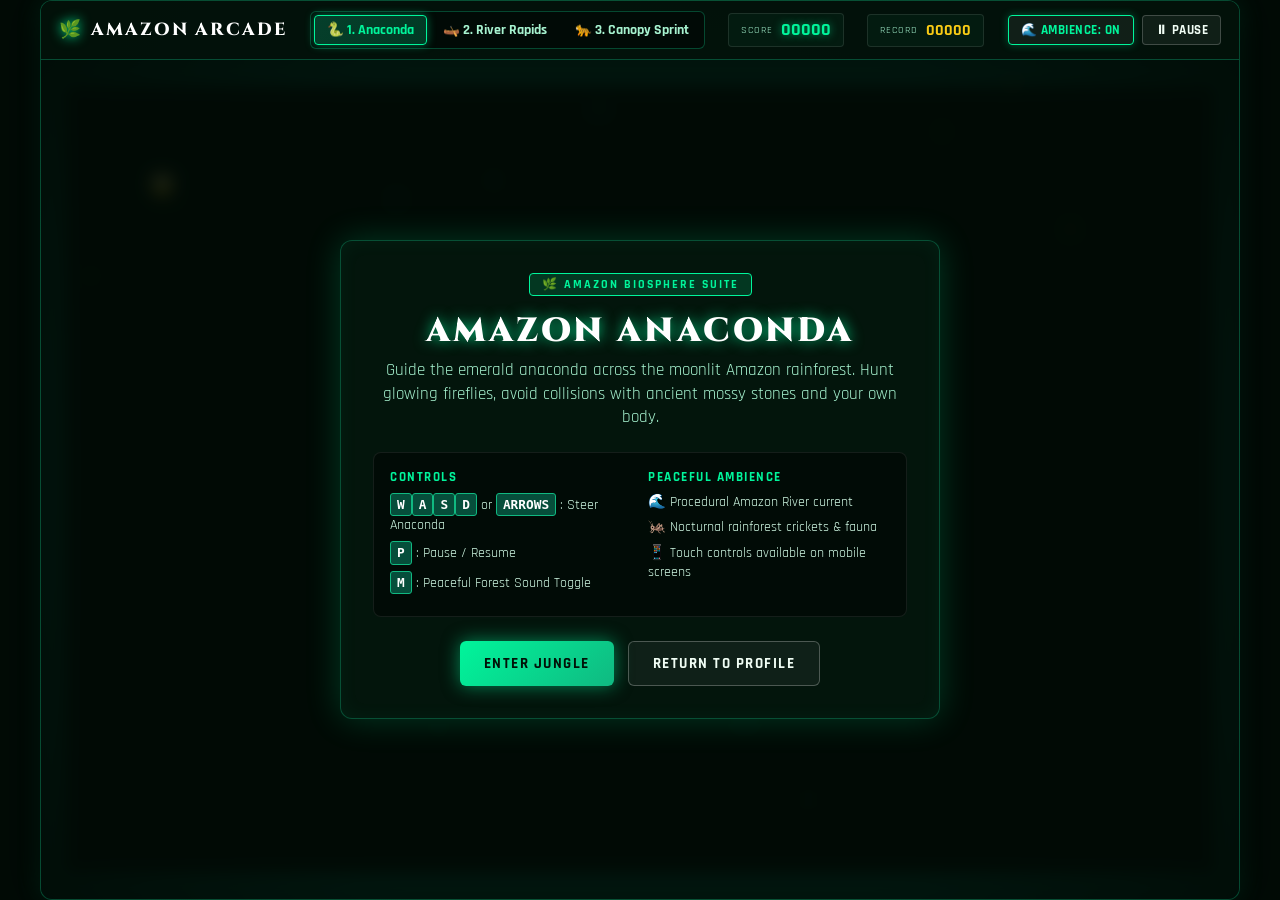
<file: index.html>
<!DOCTYPE html>
<html lang="en">
<head>
  <meta charset="UTF-8">
  <meta name="viewport" content="width=device-width, initial-scale=1.0">
  <title>AMAZON JUNGLE ARCADE // Harish Pranav S (hyprpranav)</title>
  <meta http-equiv="refresh" content="0; url=./jungle-arcade/index.html">
  <script>
    window.location.replace("./jungle-arcade/index.html");
  </script>
</head>
<body style="background: #020b06; color: #00f59b; font-family: sans-serif; display: flex; justify-content: center; align-items: center; height: 100vh; margin: 0;">
  <p>Entering the Amazon Jungle Arcade... <a href="./jungle-arcade/index.html" style="color: #a3e635;">Click here if not redirected automatically</a></p>
</body>
</html>
</file>
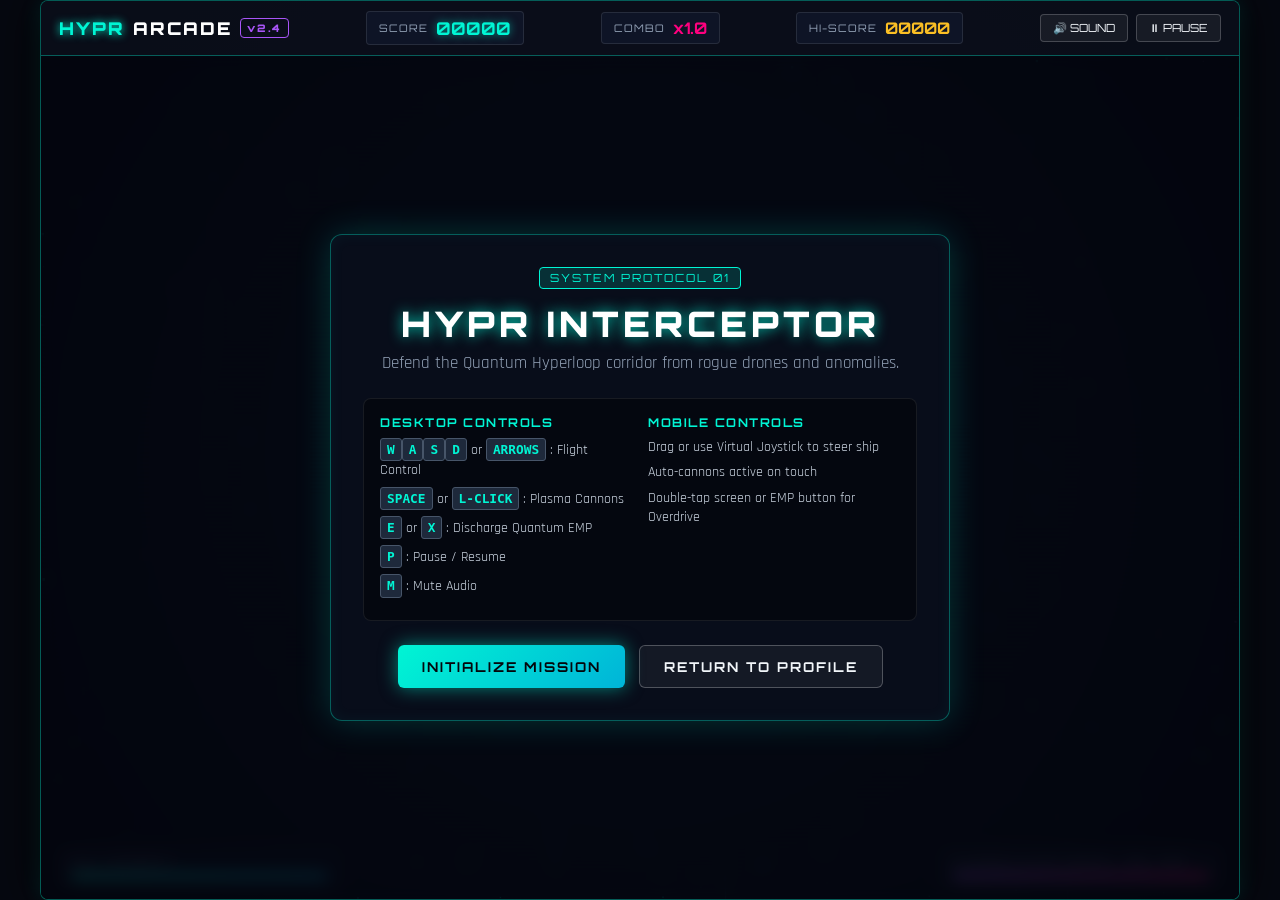
<file: hypr-arcade/index.html>
<!DOCTYPE html>
<html lang="en">
<head>
  <meta charset="UTF-8">
  <meta name="viewport" content="width=device-width, initial-scale=1.0, maximum-scale=1.0, user-scalable=no">
  <title>HYPR ARCADE // Quantum Interceptor</title>
  <meta name="description" content="Retro-futuristic space shooter & hyperloop interceptor game by HYPRPRANAV. Pure HTML5 Canvas & Web Audio API.">
  <link rel="stylesheet" href="style.css">
  <link rel="preconnect" href="https://fonts.googleapis.com">
  <link rel="preconnect" href="https://fonts.gstatic.com" crossorigin>
  <link href="https://fonts.googleapis.com/css2?family=Orbitron:wght@400;700;900&family=Rajdhani:wght@500;700&display=swap" rel="stylesheet">
</head>
<body>
  <div id="game-container">
    <!-- Top HUD Bar -->
    <header id="hud-top">
      <div class="hud-item brand">
        <span class="hud-glitch">HYPR</span> ARCADE
        <span class="hud-ver">v2.4</span>
      </div>
      <div class="hud-item score-box">
        <span class="hud-label">SCORE</span>
        <span id="score-display">00000</span>
      </div>
      <div class="hud-item multiplier-box">
        <span class="hud-label">COMBO</span>
        <span id="multiplier-display">x1.0</span>
      </div>
      <div class="hud-item high-score-box">
        <span class="hud-label">HI-SCORE</span>
        <span id="hi-score-display">00000</span>
      </div>
      <div class="hud-item controls-bar">
        <button id="audio-toggle-btn" class="hud-btn" title="Toggle Audio (M)">
          <span id="audio-icon">🔊</span> SOUND
        </button>
        <button id="pause-btn" class="hud-btn" title="Pause Game (P)">
          ⏸ PAUSE
        </button>
      </div>
    </header>

    <!-- Canvas viewport -->
    <div id="canvas-wrapper">
      <canvas id="game-canvas"></canvas>
      
      <!-- Scanline / CRT overlay filter -->
      <div class="crt-overlay"></div>

      <!-- Health & Energy Status -->
      <div id="hud-bottom">
        <div class="shield-meter-wrapper">
          <span class="meter-label">HULL INTEGRITY</span>
          <div class="meter-bar">
            <div id="health-bar" style="width: 100%;"></div>
          </div>
        </div>
        <div class="emp-meter-wrapper">
          <span class="meter-label">OVERDRIVE EMP [SPACE / DBL-TAP]</span>
          <div class="meter-bar">
            <div id="emp-bar" style="width: 100%;"></div>
          </div>
        </div>
      </div>

      <!-- Start / Menu Overlay -->
      <div id="menu-overlay" class="overlay active">
        <div class="menu-card">
          <div class="cyber-badge">SYSTEM PROTOCOL 01</div>
          <h1 class="glitch-title" data-text="HYPR INTERCEPTOR">HYPR INTERCEPTOR</h1>
          <p class="subtitle">Defend the Quantum Hyperloop corridor from rogue drones and anomalies.</p>
          
          <div class="instruction-grid">
            <div class="inst-col">
              <h3>DESKTOP CONTROLS</h3>
              <p><span class="key">W</span><span class="key">A</span><span class="key">S</span><span class="key">D</span> or <span class="key">ARROWS</span> : Flight Control</p>
              <p><span class="key">SPACE</span> or <span class="key">L-CLICK</span> : Plasma Cannons</p>
              <p><span class="key">E</span> or <span class="key">X</span> : Discharge Quantum EMP</p>
              <p><span class="key">P</span> : Pause / Resume</p>
              <p><span class="key">M</span> : Mute Audio</p>
            </div>
            <div class="inst-col">
              <h3>MOBILE CONTROLS</h3>
              <p>Drag or use Virtual Joystick to steer ship</p>
              <p>Auto-cannons active on touch</p>
              <p>Double-tap screen or EMP button for Overdrive</p>
            </div>
          </div>

          <div class="button-group">
            <button id="start-game-btn" class="cyber-button primary">
              <span class="btn-text">INITIALIZE MISSION</span>
              <span class="btn-glare"></span>
            </button>
            <a href="../README.md" class="cyber-button secondary">
              <span class="btn-text">RETURN TO PROFILE</span>
            </a>
          </div>
        </div>
      </div>

      <!-- Pause Overlay -->
      <div id="pause-overlay" class="overlay hidden">
        <div class="menu-card compact">
          <h2>SYSTEM PAUSED</h2>
          <p>Tactical data stream on standby.</p>
          <div class="button-group">
            <button id="resume-btn" class="cyber-button primary">RESUME FLIGHT</button>
            <button id="restart-from-pause-btn" class="cyber-button secondary">RESTART</button>
          </div>
        </div>
      </div>

      <!-- Game Over Overlay -->
      <div id="game-over-overlay" class="overlay hidden">
        <div class="menu-card">
          <div class="cyber-badge alert">HULL BREACH DETECTED</div>
          <h2 class="alert-title">MISSION TERMINATED</h2>
          <div class="final-stats">
            <div class="stat-box">
              <div class="stat-label">FINAL SCORE</div>
              <div id="final-score" class="stat-value">0</div>
            </div>
            <div class="stat-box">
              <div class="stat-label">MAX COMBO</div>
              <div id="final-combo" class="stat-value">x1.0</div>
            </div>
            <div class="stat-box">
              <div class="stat-label">ELIMINATIONS</div>
              <div id="final-kills" class="stat-value">0</div>
            </div>
          </div>
          <div id="new-high-score-banner" class="high-score-banner hidden">
            🏆 NEW HIGH RECORD SECURED! 🏆
          </div>
          <div class="button-group">
            <button id="restart-game-btn" class="cyber-button primary">
              <span class="btn-text">RELAUNCH POD</span>
              <span class="btn-glare"></span>
            </button>
            <a href="../README.md" class="cyber-button secondary">
              <span class="btn-text">RETURN TO PROFILE</span>
            </a>
          </div>
        </div>
      </div>

      <!-- Mobile Touch Controls HUD -->
      <div id="mobile-controls" class="mobile-only">
        <div id="touch-joystick-zone">
          <div id="joystick-base">
            <div id="joystick-stick"></div>
          </div>
        </div>
        <div id="touch-buttons-zone">
          <button id="touch-emp-btn" class="touch-action-btn emp">EMP</button>
          <button id="touch-fire-btn" class="touch-action-btn fire">FIRE</button>
        </div>
      </div>
    </div>
  </div>

  <script src="game.js"></script>
</body>
</html>
</file>
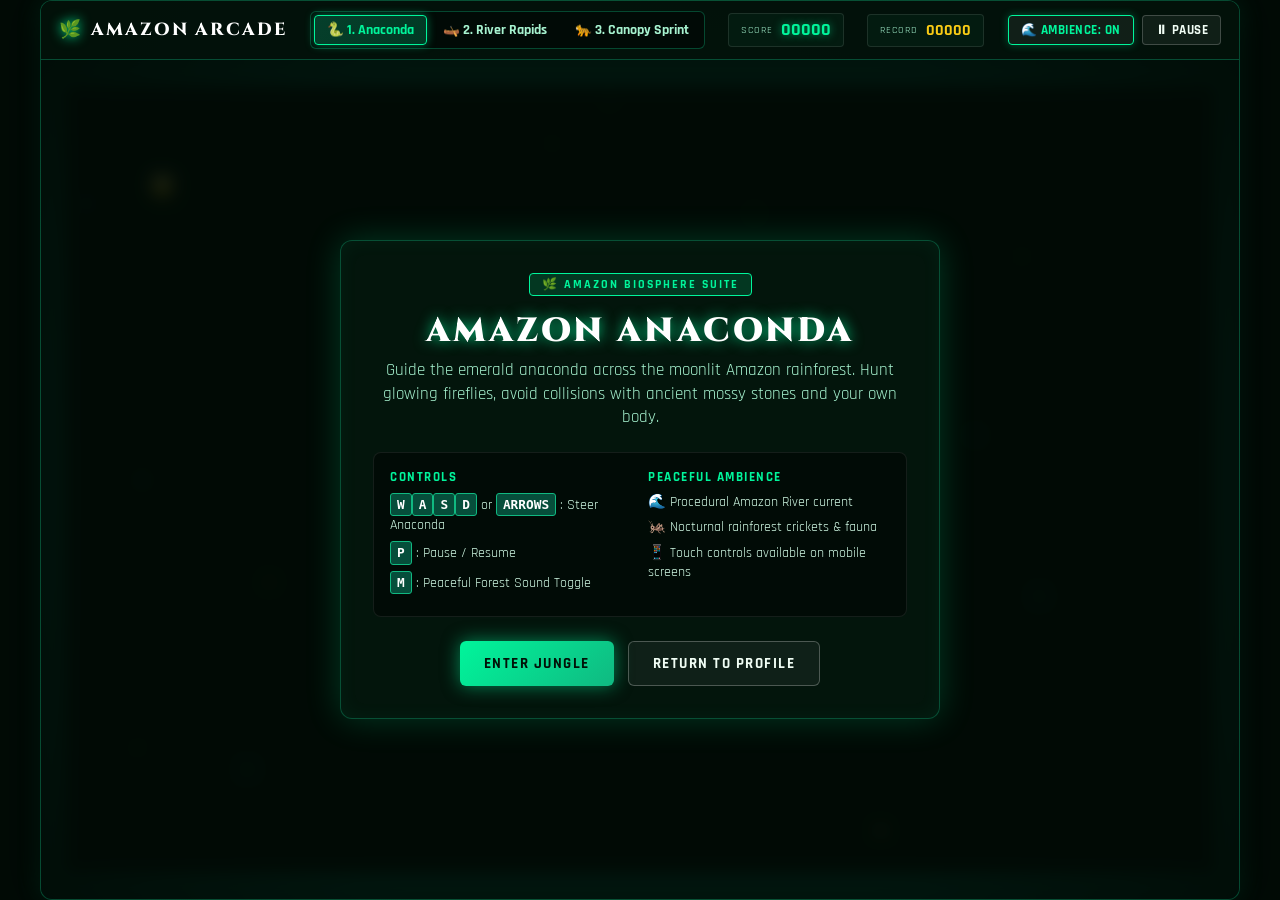
<file: jungle-arcade/index.html>
<!DOCTYPE html>
<html lang="en">
<head>
  <meta charset="UTF-8">
  <meta name="viewport" content="width=device-width, initial-scale=1.0, maximum-scale=1.0, user-scalable=no">
  <title>AMAZON JUNGLE ARCADE // 3-in-1 Forest Sanctuary</title>
  <meta name="description" content="3-in-1 Amazon Jungle Arcade by Harish Pranav S (hyprpranav). Features Amazon Anaconda Snake, River Rapids, and Canopy Sprint with peaceful nature audio.">
  <link rel="stylesheet" href="style.css">
  <link rel="preconnect" href="https://fonts.googleapis.com">
  <link rel="preconnect" href="https://fonts.gstatic.com" crossorigin>
  <link href="https://fonts.googleapis.com/css2?family=Cinzel:wght@600;800;900&family=Rajdhani:wght@500;700&display=swap" rel="stylesheet">
</head>
<body>
  <div id="game-container">
    <!-- Top Jungle HUD Bar -->
    <header id="hud-top">
      <div class="hud-item brand">
        <span class="hud-leaf">🌿</span> AMAZON ARCADE
      </div>

      <!-- Game Selector Switcher -->
      <div class="game-selector">
        <button id="btn-game-snake" class="game-tab-btn active" onclick="switchGame('snake')">
          🐍 1. Anaconda
        </button>
        <button id="btn-game-river" class="game-tab-btn" onclick="switchGame('river')">
          🛶 2. River Rapids
        </button>
        <button id="btn-game-canopy" class="game-tab-btn" onclick="switchGame('canopy')">
          🐆 3. Canopy Sprint
        </button>
      </div>

      <div class="hud-item score-box">
        <span class="hud-label">SCORE</span>
        <span id="score-display">00000</span>
      </div>

      <div class="hud-item high-score-box">
        <span class="hud-label">RECORD</span>
        <span id="hi-score-display">00000</span>
      </div>

      <div class="hud-item controls-bar">
        <!-- Peaceful Nature Ambience Toggle -->
        <button id="nature-sound-btn" class="hud-btn nature-active" title="Toggle Night Insects & River Sound">
          <span id="nature-sound-icon">🌊</span> AMBIENCE: ON
        </button>
        <button id="pause-btn" class="hud-btn" title="Pause Game (P)">
          ⏸ PAUSE
        </button>
      </div>
    </header>

    <!-- Canvas Viewport -->
    <div id="canvas-wrapper">
      <canvas id="game-canvas"></canvas>
      
      <!-- Leaf Canopy & Firefly Vignette Overlay -->
      <div class="canopy-overlay"></div>

      <!-- Start / Menu Overlay -->
      <div id="menu-overlay" class="overlay active">
        <div class="menu-card">
          <div class="nature-badge">🌿 AMAZON BIOSPHERE SUITE</div>
          <h1 id="menu-game-title" class="emerald-title">AMAZON ANACONDA</h1>
          <p id="menu-game-desc" class="subtitle">
            Guide the emerald anaconda across the moonlit Amazon rainforest. Hunt glowing fireflies, avoid collisions with ancient mossy stones and your own body.
          </p>
          
          <div class="instruction-grid">
            <div class="inst-col">
              <h3>CONTROLS</h3>
              <p id="inst-desktop"><span class="key">W</span><span class="key">A</span><span class="key">S</span><span class="key">D</span> or <span class="key">ARROWS</span> : Steer Anaconda</p>
              <p><span class="key">P</span> : Pause / Resume</p>
              <p><span class="key">M</span> : Peaceful Forest Sound Toggle</p>
            </div>
            <div class="inst-col">
              <h3>PEACEFUL AMBIENCE</h3>
              <p>🌊 Procedural Amazon River current</p>
              <p>🦗 Nocturnal rainforest crickets &amp; fauna</p>
              <p>📱 Touch controls available on mobile screens</p>
            </div>
          </div>

          <div class="button-group">
            <button id="start-game-btn" class="nature-button primary">
              <span class="btn-text">ENTER JUNGLE</span>
            </button>
            <a href="https://github.com/hyprpranav" class="nature-button secondary">
              <span class="btn-text">RETURN TO PROFILE</span>
            </a>
          </div>
        </div>
      </div>

      <!-- Pause Overlay -->
      <div id="pause-overlay" class="overlay hidden">
        <div class="menu-card compact">
          <h2>SANCTUARY RESTING</h2>
          <p>Listening to the peaceful river and night insects...</p>
          <div class="button-group">
            <button id="resume-btn" class="nature-button primary">RESUME</button>
            <button id="restart-from-pause-btn" class="nature-button secondary">RESTART</button>
          </div>
        </div>
      </div>

      <!-- Game Over Overlay -->
      <div id="game-over-overlay" class="overlay hidden">
        <div class="menu-card">
          <div class="nature-badge alert">CYCLE COMPLETED</div>
          <h2 class="alert-title">SANCTUARY FINALE</h2>
          <div class="final-stats">
            <div class="stat-box">
              <div class="stat-label">EXPEDITION SCORE</div>
              <div id="final-score" class="stat-value">0</div>
            </div>
            <div class="stat-box">
              <div class="stat-label">ALL-TIME BEST</div>
              <div id="final-hiscore" class="stat-value">0</div>
            </div>
          </div>
          <div id="new-high-score-banner" class="high-score-banner hidden">
            🏆 NEW EXPEDITION RECORD SECURED! 🏆
          </div>
          <div class="button-group">
            <button id="restart-game-btn" class="nature-button primary">
              <span class="btn-text">RE-ENTER SANCTUARY</span>
            </button>
            <a href="https://github.com/hyprpranav" class="nature-button secondary">
              <span class="btn-text">RETURN TO PROFILE</span>
            </a>
          </div>
        </div>
      </div>

      <!-- Mobile Touch Direction Controls (Appears on touch / mobile devices) -->
      <div id="mobile-dpad" class="mobile-only">
        <div class="dpad-grid">
          <button id="dpad-up" class="dpad-btn up">▲</button>
          <button id="dpad-left" class="dpad-btn left">◄</button>
          <button id="dpad-down" class="dpad-btn down">▼</button>
          <button id="dpad-right" class="dpad-btn right">►</button>
        </div>
      </div>
    </div>
  </div>

  <script src="game.js"></script>
</body>
</html>
</file>
<file: hypr-arcade/style.css>
/* ==========================================================================
   HYPR ARCADE // QUANTUM INTERCEPTOR STYLESHEET
   Aesthetic: Dark Futuristic / Cyberpunk Vector HUD
   ========================================================================== */

:root {
  --bg-color: #060810;
  --bg-card: rgba(10, 15, 29, 0.88);
  --neon-cyan: #00f5d4;
  --neon-blue: #00b4d8;
  --neon-purple: #a855f7;
  --neon-magenta: #ff007f;
  --neon-red: #ff3366;
  --text-main: #f1f5f9;
  --text-dim: #94a3b8;
  --hud-border: rgba(0, 245, 212, 0.35);
  --font-hud: 'Orbitron', -apple-system, BlinkMacSystemFont, monospace, sans-serif;
  --font-body: 'Rajdhani', -apple-system, BlinkMacSystemFont, sans-serif;
}

* {
  margin: 0;
  padding: 0;
  box-sizing: border-box;
  user-select: none;
  -webkit-user-select: none;
  -webkit-tap-highlight-color: transparent;
}

html, body {
  width: 100%;
  height: 100%;
  overflow: hidden;
  background-color: var(--bg-color);
  color: var(--text-main);
  font-family: var(--font-body);
}

body {
  display: flex;
  justify-content: center;
  align-items: center;
}

#game-container {
  position: relative;
  width: 100vw;
  height: 100vh;
  max-width: 1200px;
  max-height: 900px;
  display: flex;
  flex-direction: column;
  background: radial-gradient(circle at center, #0c1222 0%, #05070f 100%);
  box-shadow: 0 0 50px rgba(0, 0, 0, 0.9), 0 0 20px rgba(0, 245, 212, 0.15);
  border: 1px solid var(--hud-border);
  border-radius: 8px;
  overflow: hidden;
}

/* --------------------------------------------------------------------------
   TOP HUD BAR
   -------------------------------------------------------------------------- */
#hud-top {
  display: flex;
  justify-content: space-between;
  align-items: center;
  padding: 10px 18px;
  background: rgba(10, 14, 26, 0.92);
  border-bottom: 1px solid var(--hud-border);
  font-family: var(--font-hud);
  z-index: 10;
  flex-wrap: wrap;
  gap: 8px;
}

.hud-item {
  display: flex;
  align-items: center;
  gap: 8px;
}

.brand {
  font-size: 1.1rem;
  font-weight: 900;
  letter-spacing: 2px;
  color: #fff;
}

.brand .hud-glitch {
  color: var(--neon-cyan);
  text-shadow: 0 0 8px var(--neon-cyan);
}

.brand .hud-ver {
  font-size: 0.65rem;
  color: var(--neon-purple);
  padding: 2px 6px;
  border: 1px solid var(--neon-purple);
  border-radius: 4px;
}

.hud-label {
  font-size: 0.65rem;
  color: var(--text-dim);
  letter-spacing: 1px;
}

.score-box, .multiplier-box, .high-score-box {
  background: rgba(15, 23, 42, 0.8);
  padding: 5px 12px;
  border-radius: 4px;
  border: 1px solid rgba(255, 255, 255, 0.1);
}

#score-display {
  color: var(--neon-cyan);
  font-weight: 700;
  font-size: 1.1rem;
  text-shadow: 0 0 8px rgba(0, 245, 212, 0.6);
}

#multiplier-display {
  color: var(--neon-magenta);
  font-weight: 700;
}

#hi-score-display {
  color: #fbbf24;
  font-weight: 700;
}

.controls-bar {
  display: flex;
  gap: 8px;
}

.hud-btn {
  background: rgba(255, 255, 255, 0.06);
  border: 1px solid rgba(255, 255, 255, 0.2);
  color: var(--text-main);
  padding: 6px 12px;
  border-radius: 4px;
  font-family: var(--font-hud);
  font-size: 0.7rem;
  cursor: pointer;
  transition: all 0.2s;
}

.hud-btn:hover {
  background: rgba(0, 245, 212, 0.15);
  border-color: var(--neon-cyan);
  color: var(--neon-cyan);
}

/* --------------------------------------------------------------------------
   CANVAS & VIEWPORT
   -------------------------------------------------------------------------- */
#canvas-wrapper {
  position: relative;
  flex: 1;
  width: 100%;
  height: 100%;
  overflow: hidden;
  touch-action: none;
}

#game-canvas {
  position: absolute;
  top: 0;
  left: 0;
  width: 100%;
  height: 100%;
  display: block;
}

/* CRT Scanline & Vignette Effect */
.crt-overlay {
  position: absolute;
  top: 0;
  left: 0;
  width: 100%;
  height: 100%;
  pointer-events: none;
  background: linear-gradient(rgba(18, 16, 16, 0) 50%, rgba(0, 0, 0, 0.25) 50%),
              radial-gradient(circle at center, transparent 60%, rgba(0, 0, 0, 0.6) 100%);
  background-size: 100% 4px, 100% 100%;
  z-index: 5;
}

/* --------------------------------------------------------------------------
   BOTTOM HUD (HEALTH & EMP BARS)
   -------------------------------------------------------------------------- */
#hud-bottom {
  position: absolute;
  bottom: 12px;
  left: 18px;
  right: 18px;
  display: flex;
  justify-content: space-between;
  gap: 20px;
  z-index: 10;
  pointer-events: none;
}

.shield-meter-wrapper, .emp-meter-wrapper {
  flex: 1;
  max-width: 280px;
  background: rgba(10, 14, 26, 0.85);
  padding: 6px 10px;
  border-radius: 6px;
  border: 1px solid rgba(255, 255, 255, 0.15);
  backdrop-filter: blur(4px);
}

.meter-label {
  display: block;
  font-family: var(--font-hud);
  font-size: 0.6rem;
  color: var(--text-dim);
  margin-bottom: 4px;
  letter-spacing: 1px;
}

.meter-bar {
  height: 8px;
  background: rgba(0, 0, 0, 0.5);
  border-radius: 4px;
  overflow: hidden;
  border: 1px solid rgba(255, 255, 255, 0.1);
}

#health-bar {
  height: 100%;
  background: linear-gradient(90deg, #00f5d4, #00b4d8);
  box-shadow: 0 0 10px rgba(0, 245, 212, 0.8);
  transition: width 0.2s ease-out;
}

#emp-bar {
  height: 100%;
  background: linear-gradient(90deg, #a855f7, #ff007f);
  box-shadow: 0 0 10px rgba(255, 0, 127, 0.8);
  transition: width 0.2s ease-out;
}

/* --------------------------------------------------------------------------
   OVERLAYS (MENU, PAUSE, GAME OVER)
   -------------------------------------------------------------------------- */
.overlay {
  position: absolute;
  top: 0;
  left: 0;
  width: 100%;
  height: 100%;
  background: rgba(4, 7, 16, 0.82);
  backdrop-filter: blur(8px);
  display: flex;
  justify-content: center;
  align-items: center;
  z-index: 20;
  opacity: 1;
  transition: opacity 0.3s ease;
}

.overlay.hidden {
  opacity: 0;
  pointer-events: none;
}

.menu-card {
  background: var(--bg-card);
  border: 1px solid var(--hud-border);
  box-shadow: 0 0 35px rgba(0, 245, 212, 0.2), inset 0 0 15px rgba(0, 245, 212, 0.05);
  border-radius: 12px;
  padding: 32px;
  max-width: 620px;
  width: 90%;
  text-align: center;
  position: relative;
}

.menu-card.compact {
  max-width: 440px;
  padding: 26px;
}

.cyber-badge {
  display: inline-block;
  font-family: var(--font-hud);
  font-size: 0.7rem;
  letter-spacing: 2px;
  padding: 3px 10px;
  background: rgba(0, 245, 212, 0.15);
  border: 1px solid var(--neon-cyan);
  color: var(--neon-cyan);
  border-radius: 4px;
  margin-bottom: 12px;
}

.cyber-badge.alert {
  background: rgba(255, 51, 102, 0.15);
  border-color: var(--neon-red);
  color: var(--neon-red);
}

.glitch-title {
  font-family: var(--font-hud);
  font-size: 2.2rem;
  font-weight: 900;
  letter-spacing: 4px;
  color: #fff;
  text-shadow: 0 0 14px rgba(0, 245, 212, 0.8);
  margin-bottom: 6px;
}

.alert-title {
  font-family: var(--font-hud);
  font-size: 2rem;
  color: var(--neon-red);
  text-shadow: 0 0 14px rgba(255, 51, 102, 0.8);
  margin-bottom: 8px;
}

.subtitle {
  color: var(--text-dim);
  font-size: 1.05rem;
  margin-bottom: 22px;
  line-height: 1.4;
}

.instruction-grid {
  display: grid;
  grid-template-columns: 1fr 1fr;
  gap: 16px;
  text-align: left;
  background: rgba(0, 0, 0, 0.4);
  padding: 16px;
  border-radius: 8px;
  border: 1px solid rgba(255, 255, 255, 0.08);
  margin-bottom: 24px;
  font-size: 0.9rem;
}

.inst-col h3 {
  font-family: var(--font-hud);
  font-size: 0.75rem;
  letter-spacing: 1.5px;
  color: var(--neon-cyan);
  margin-bottom: 8px;
}

.inst-col p {
  color: #cbd5e1;
  margin-bottom: 6px;
  line-height: 1.35;
}

.key {
  display: inline-block;
  padding: 2px 6px;
  background: #1e293b;
  border: 1px solid #475569;
  border-radius: 3px;
  font-family: monospace;
  font-size: 0.8rem;
  color: var(--neon-cyan);
  font-weight: bold;
}

/* Final Stats Grid in Game Over */
.final-stats {
  display: grid;
  grid-template-columns: repeat(3, 1fr);
  gap: 12px;
  margin: 18px 0;
}

.stat-box {
  background: rgba(15, 23, 42, 0.8);
  padding: 12px 8px;
  border-radius: 6px;
  border: 1px solid rgba(255, 255, 255, 0.1);
}

.stat-label {
  font-family: var(--font-hud);
  font-size: 0.65rem;
  color: var(--text-dim);
  letter-spacing: 1px;
}

.stat-value {
  font-family: var(--font-hud);
  font-size: 1.3rem;
  font-weight: 700;
  color: var(--neon-cyan);
  margin-top: 4px;
}

.high-score-banner {
  background: linear-gradient(90deg, rgba(251, 191, 36, 0.2), rgba(245, 158, 11, 0.4), rgba(251, 191, 36, 0.2));
  border: 1px solid #fbbf24;
  color: #fef08a;
  font-family: var(--font-hud);
  font-weight: 700;
  padding: 8px;
  border-radius: 6px;
  margin-bottom: 18px;
  animation: pulseGold 1.5s infinite;
}

@keyframes pulseGold {
  0%, 100% { opacity: 1; transform: scale(1); }
  50% { opacity: 0.8; transform: scale(1.02); }
}

/* --------------------------------------------------------------------------
   BUTTONS
   -------------------------------------------------------------------------- */
.button-group {
  display: flex;
  justify-content: center;
  gap: 14px;
  flex-wrap: wrap;
}

.cyber-button {
  position: relative;
  display: inline-flex;
  align-items: center;
  justify-content: center;
  padding: 12px 24px;
  font-family: var(--font-hud);
  font-size: 0.85rem;
  font-weight: 700;
  letter-spacing: 2px;
  text-decoration: none;
  border-radius: 6px;
  cursor: pointer;
  transition: all 0.2s ease;
  overflow: hidden;
}

.cyber-button.primary {
  background: linear-gradient(135deg, #00f5d4 0%, #00b4d8 100%);
  color: #04060b;
  border: none;
  box-shadow: 0 0 18px rgba(0, 245, 212, 0.5);
}

.cyber-button.primary:hover {
  transform: translateY(-2px);
  box-shadow: 0 0 26px rgba(0, 245, 212, 0.8);
}

.cyber-button.secondary {
  background: rgba(255, 255, 255, 0.05);
  color: var(--text-main);
  border: 1px solid rgba(255, 255, 255, 0.25);
}

.cyber-button.secondary:hover {
  background: rgba(255, 255, 255, 0.12);
  border-color: var(--neon-purple);
  color: #fff;
}

/* --------------------------------------------------------------------------
   MOBILE TOUCH CONTROLS
   -------------------------------------------------------------------------- */
#mobile-controls {
  position: absolute;
  bottom: 60px;
  left: 0;
  width: 100%;
  padding: 0 20px;
  display: none; /* activated on touch devices */
  justify-content: space-between;
  align-items: flex-end;
  pointer-events: none;
  z-index: 15;
}

#touch-joystick-zone {
  width: 120px;
  height: 120px;
  pointer-events: auto;
}

#joystick-base {
  width: 100%;
  height: 100%;
  border-radius: 50%;
  background: rgba(0, 245, 212, 0.1);
  border: 2px solid rgba(0, 245, 212, 0.4);
  position: relative;
  display: flex;
  justify-content: center;
  align-items: center;
}

#joystick-stick {
  width: 50px;
  height: 50px;
  border-radius: 50%;
  background: var(--neon-cyan);
  box-shadow: 0 0 12px var(--neon-cyan);
  position: absolute;
  pointer-events: none;
}

#touch-buttons-zone {
  display: flex;
  flex-direction: column;
  gap: 14px;
  pointer-events: auto;
}

.touch-action-btn {
  width: 65px;
  height: 65px;
  border-radius: 50%;
  font-family: var(--font-hud);
  font-weight: 700;
  font-size: 0.8rem;
  border: 2px solid transparent;
  cursor: pointer;
  display: flex;
  align-items: center;
  justify-content: center;
  box-shadow: 0 0 15px rgba(0, 0, 0, 0.6);
}

.touch-action-btn.fire {
  background: rgba(0, 245, 212, 0.25);
  border-color: var(--neon-cyan);
  color: var(--neon-cyan);
}

.touch-action-btn.emp {
  background: rgba(255, 0, 127, 0.25);
  border-color: var(--neon-magenta);
  color: var(--neon-magenta);
}

.touch-action-btn:active {
  transform: scale(0.92);
}

/* --------------------------------------------------------------------------
   RESPONSIVE DESIGN
   -------------------------------------------------------------------------- */
@media (max-width: 768px) {
  #hud-top {
    padding: 8px 12px;
  }
  .brand {
    font-size: 0.95rem;
  }
  .score-box, .multiplier-box, .high-score-box {
    padding: 3px 8px;
  }
  #score-display {
    font-size: 0.95rem;
  }
  .instruction-grid {
    grid-template-columns: 1fr;
    gap: 10px;
    font-size: 0.8rem;
  }
  .glitch-title {
    font-size: 1.6rem;
  }
  .menu-card {
    padding: 20px;
  }
  #hud-bottom {
    bottom: 6px;
    left: 10px;
    right: 10px;
  }
  #mobile-controls {
    display: flex;
  }
}
</file>
<file: jungle-arcade/style.css>
/* ==========================================================================
   AMAZON JUNGLE ARCADE // STYLESHEET
   Aesthetic: Deep Amazon Rainforest, Bioluminescent River & Foliage
   ========================================================================== */

:root {
  --bg-forest: #020b06;
  --bg-card: rgba(4, 24, 14, 0.9);
  --emerald-bright: #00f59b;
  --emerald-main: #10b981;
  --emerald-dark: #064e3b;
  --biolime: #a3e635;
  --gold: #facc15;
  --river-teal: #14b8a6;
  --text-main: #f0fdf4;
  --text-dim: #a7f3d0;
  --forest-border: rgba(16, 185, 129, 0.35);
  --font-header: 'Cinzel', serif, -apple-system;
  --font-body: 'Rajdhani', sans-serif;
}

* {
  margin: 0;
  padding: 0;
  box-sizing: border-box;
  user-select: none;
  -webkit-user-select: none;
  -webkit-tap-highlight-color: transparent;
}

html, body {
  width: 100%;
  height: 100%;
  overflow: hidden;
  background-color: var(--bg-forest);
  color: var(--text-main);
  font-family: var(--font-body);
}

body {
  display: flex;
  justify-content: center;
  align-items: center;
}

#game-container {
  position: relative;
  width: 100vw;
  height: 100vh;
  max-width: 1200px;
  max-height: 900px;
  display: flex;
  flex-direction: column;
  background: radial-gradient(circle at center, #062b18 0%, #020d06 100%);
  box-shadow: 0 0 50px rgba(0, 0, 0, 0.95), 0 0 25px rgba(0, 245, 155, 0.15);
  border: 1px solid var(--forest-border);
  border-radius: 12px;
  overflow: hidden;
}

/* --------------------------------------------------------------------------
   TOP JUNGLE HUD BAR
   -------------------------------------------------------------------------- */
#hud-top {
  display: flex;
  justify-content: space-between;
  align-items: center;
  padding: 10px 18px;
  background: rgba(3, 18, 10, 0.94);
  border-bottom: 1px solid var(--forest-border);
  font-family: var(--font-body);
  z-index: 10;
  flex-wrap: wrap;
  gap: 10px;
}

.hud-item {
  display: flex;
  align-items: center;
  gap: 8px;
}

.brand {
  font-family: var(--font-header);
  font-size: 1.1rem;
  font-weight: 800;
  letter-spacing: 2px;
  color: #fff;
}

.brand .hud-leaf {
  color: var(--emerald-bright);
  filter: drop-shadow(0 0 6px var(--emerald-bright));
}

/* Game Tab Selector Switcher */
.game-selector {
  display: flex;
  background: rgba(0, 0, 0, 0.4);
  border: 1px solid var(--forest-border);
  border-radius: 6px;
  padding: 3px;
  gap: 4px;
}

.game-tab-btn {
  background: transparent;
  border: none;
  color: var(--text-dim);
  padding: 5px 12px;
  border-radius: 4px;
  font-family: var(--font-body);
  font-weight: 700;
  font-size: 0.85rem;
  cursor: pointer;
  transition: all 0.2s ease;
}

.game-tab-btn:hover {
  color: #fff;
}

.game-tab-btn.active {
  background: linear-gradient(135deg, rgba(16, 185, 129, 0.3), rgba(0, 245, 155, 0.2));
  color: var(--emerald-bright);
  border: 1px solid var(--emerald-bright);
  box-shadow: 0 0 10px rgba(0, 245, 155, 0.4);
}

.hud-label {
  font-size: 0.65rem;
  color: var(--text-dim);
  letter-spacing: 1px;
}

.score-box, .high-score-box {
  background: rgba(4, 30, 18, 0.85);
  padding: 5px 12px;
  border-radius: 4px;
  border: 1px solid rgba(255, 255, 255, 0.1);
}

#score-display {
  color: var(--emerald-bright);
  font-weight: 700;
  font-size: 1.1rem;
  text-shadow: 0 0 8px rgba(0, 245, 155, 0.6);
}

#hi-score-display {
  color: var(--gold);
  font-weight: 700;
}

.controls-bar {
  display: flex;
  gap: 8px;
}

.hud-btn {
  background: rgba(255, 255, 255, 0.06);
  border: 1px solid rgba(255, 255, 255, 0.2);
  color: var(--text-main);
  padding: 6px 12px;
  border-radius: 4px;
  font-family: var(--font-body);
  font-size: 0.8rem;
  font-weight: 700;
  letter-spacing: 0.5px;
  cursor: pointer;
  transition: all 0.2s;
}

.hud-btn:hover {
  background: rgba(0, 245, 155, 0.15);
  border-color: var(--emerald-bright);
  color: var(--emerald-bright);
}

.hud-btn.nature-active {
  border-color: var(--emerald-bright);
  color: var(--emerald-bright);
  box-shadow: 0 0 8px rgba(0, 245, 155, 0.3);
}

/* --------------------------------------------------------------------------
   CANVAS VIEWPORT
   -------------------------------------------------------------------------- */
#canvas-wrapper {
  position: relative;
  flex: 1;
  width: 100%;
  height: 100%;
  overflow: hidden;
  touch-action: none;
}

#game-canvas {
  position: absolute;
  top: 0;
  left: 0;
  width: 100%;
  height: 100%;
  display: block;
}

/* Forest Canopy & Ambient Vignette */
.canopy-overlay {
  position: absolute;
  top: 0;
  left: 0;
  width: 100%;
  height: 100%;
  pointer-events: none;
  background: radial-gradient(circle at center, transparent 65%, rgba(1, 10, 5, 0.7) 100%);
  z-index: 5;
}

/* --------------------------------------------------------------------------
   OVERLAYS (MENU, PAUSE, GAME OVER)
   -------------------------------------------------------------------------- */
.overlay {
  position: absolute;
  top: 0;
  left: 0;
  width: 100%;
  height: 100%;
  background: rgba(2, 11, 6, 0.85);
  backdrop-filter: blur(8px);
  display: flex;
  justify-content: center;
  align-items: center;
  z-index: 20;
  opacity: 1;
  transition: opacity 0.3s ease;
}

.overlay.hidden {
  opacity: 0;
  pointer-events: none;
}

.menu-card {
  background: var(--bg-card);
  border: 1px solid var(--forest-border);
  box-shadow: 0 0 35px rgba(0, 245, 155, 0.2), inset 0 0 20px rgba(0, 245, 155, 0.05);
  border-radius: 12px;
  padding: 32px;
  max-width: 600px;
  width: 90%;
  text-align: center;
  position: relative;
}

.menu-card.compact {
  max-width: 440px;
  padding: 26px;
}

.nature-badge {
  display: inline-block;
  font-family: var(--font-body);
  font-size: 0.75rem;
  letter-spacing: 2px;
  padding: 3px 12px;
  background: rgba(0, 245, 155, 0.15);
  border: 1px solid var(--emerald-bright);
  color: var(--emerald-bright);
  border-radius: 4px;
  margin-bottom: 12px;
  font-weight: 700;
}

.nature-badge.alert {
  background: rgba(234, 179, 8, 0.15);
  border-color: var(--gold);
  color: var(--gold);
}

.emerald-title {
  font-family: var(--font-header);
  font-size: 2.1rem;
  font-weight: 900;
  letter-spacing: 3px;
  color: #fff;
  text-shadow: 0 0 14px rgba(0, 245, 155, 0.8);
  margin-bottom: 6px;
}

.alert-title {
  font-family: var(--font-header);
  font-size: 1.8rem;
  color: var(--gold);
  text-shadow: 0 0 14px rgba(250, 204, 21, 0.7);
  margin-bottom: 8px;
}

.subtitle {
  color: var(--text-dim);
  font-size: 1.05rem;
  margin-bottom: 22px;
  line-height: 1.4;
}

.instruction-grid {
  display: grid;
  grid-template-columns: 1fr 1fr;
  gap: 16px;
  text-align: left;
  background: rgba(0, 0, 0, 0.45);
  padding: 16px;
  border-radius: 8px;
  border: 1px solid rgba(255, 255, 255, 0.08);
  margin-bottom: 24px;
  font-size: 0.9rem;
}

.inst-col h3 {
  font-size: 0.8rem;
  letter-spacing: 1.5px;
  color: var(--emerald-bright);
  margin-bottom: 8px;
  font-weight: 700;
}

.inst-col p {
  color: #d1fae5;
  margin-bottom: 6px;
  line-height: 1.35;
}

.key {
  display: inline-block;
  padding: 2px 6px;
  background: #064e3b;
  border: 1px solid #10b981;
  border-radius: 3px;
  font-family: monospace;
  font-size: 0.8rem;
  color: #fff;
  font-weight: bold;
}

/* Stats in Game Over */
.final-stats {
  display: grid;
  grid-template-columns: 1fr 1fr;
  gap: 12px;
  margin: 18px 0;
}

.stat-box {
  background: rgba(4, 30, 18, 0.85);
  padding: 12px 8px;
  border-radius: 6px;
  border: 1px solid rgba(255, 255, 255, 0.1);
}

.stat-label {
  font-size: 0.68rem;
  color: var(--text-dim);
  letter-spacing: 1px;
}

.stat-value {
  font-size: 1.4rem;
  font-weight: 700;
  color: var(--emerald-bright);
  margin-top: 4px;
}

.high-score-banner {
  background: linear-gradient(90deg, rgba(250, 204, 21, 0.2), rgba(250, 204, 21, 0.4), rgba(250, 204, 21, 0.2));
  border: 1px solid var(--gold);
  color: #fef08a;
  font-weight: 700;
  padding: 8px;
  border-radius: 6px;
  margin-bottom: 18px;
}

/* Buttons */
.button-group {
  display: flex;
  justify-content: center;
  gap: 14px;
  flex-wrap: wrap;
}

.nature-button {
  display: inline-flex;
  align-items: center;
  justify-content: center;
  padding: 12px 24px;
  font-family: var(--font-body);
  font-size: 0.95rem;
  font-weight: 700;
  letter-spacing: 1.5px;
  text-decoration: none;
  border-radius: 6px;
  cursor: pointer;
  transition: all 0.2s ease;
}

.nature-button.primary {
  background: linear-gradient(135deg, #00f59b 0%, #10b981 100%);
  color: #021208;
  border: none;
  box-shadow: 0 0 18px rgba(0, 245, 155, 0.5);
}

.nature-button.primary:hover {
  transform: translateY(-2px);
  box-shadow: 0 0 26px rgba(0, 245, 155, 0.8);
}

.nature-button.secondary {
  background: rgba(255, 255, 255, 0.05);
  color: var(--text-main);
  border: 1px solid rgba(255, 255, 255, 0.25);
}

.nature-button.secondary:hover {
  background: rgba(255, 255, 255, 0.12);
  border-color: var(--emerald-bright);
}

/* --------------------------------------------------------------------------
   MOBILE TOUCH D-PAD
   -------------------------------------------------------------------------- */
#mobile-dpad {
  position: absolute;
  bottom: 24px;
  left: 50%;
  transform: translateX(-50%);
  display: none; /* auto enabled on touch */
  z-index: 15;
}

.dpad-grid {
  display: grid;
  grid-template-columns: repeat(3, 50px);
  grid-template-rows: repeat(3, 50px);
  gap: 6px;
}

.dpad-btn {
  background: rgba(6, 78, 59, 0.85);
  border: 1.5px solid var(--emerald-bright);
  color: #fff;
  border-radius: 8px;
  font-size: 1.2rem;
  cursor: pointer;
  display: flex;
  align-items: center;
  justify-content: center;
  box-shadow: 0 0 12px rgba(0, 0, 0, 0.6);
}

.dpad-btn:active {
  background: var(--emerald-bright);
  color: #021208;
}

.dpad-btn.up { grid-column: 2; grid-row: 1; }
.dpad-btn.left { grid-column: 1; grid-row: 2; }
.dpad-btn.down { grid-column: 2; grid-row: 3; }
.dpad-btn.right { grid-column: 3; grid-row: 2; }

@media (max-width: 768px) {
  #hud-top {
    padding: 8px 12px;
  }
  .brand {
    font-size: 0.95rem;
  }
  .instruction-grid {
    grid-template-columns: 1fr;
    gap: 10px;
  }
  .emerald-title {
    font-size: 1.6rem;
  }
  #mobile-dpad {
    display: block;
  }
}
</file>
